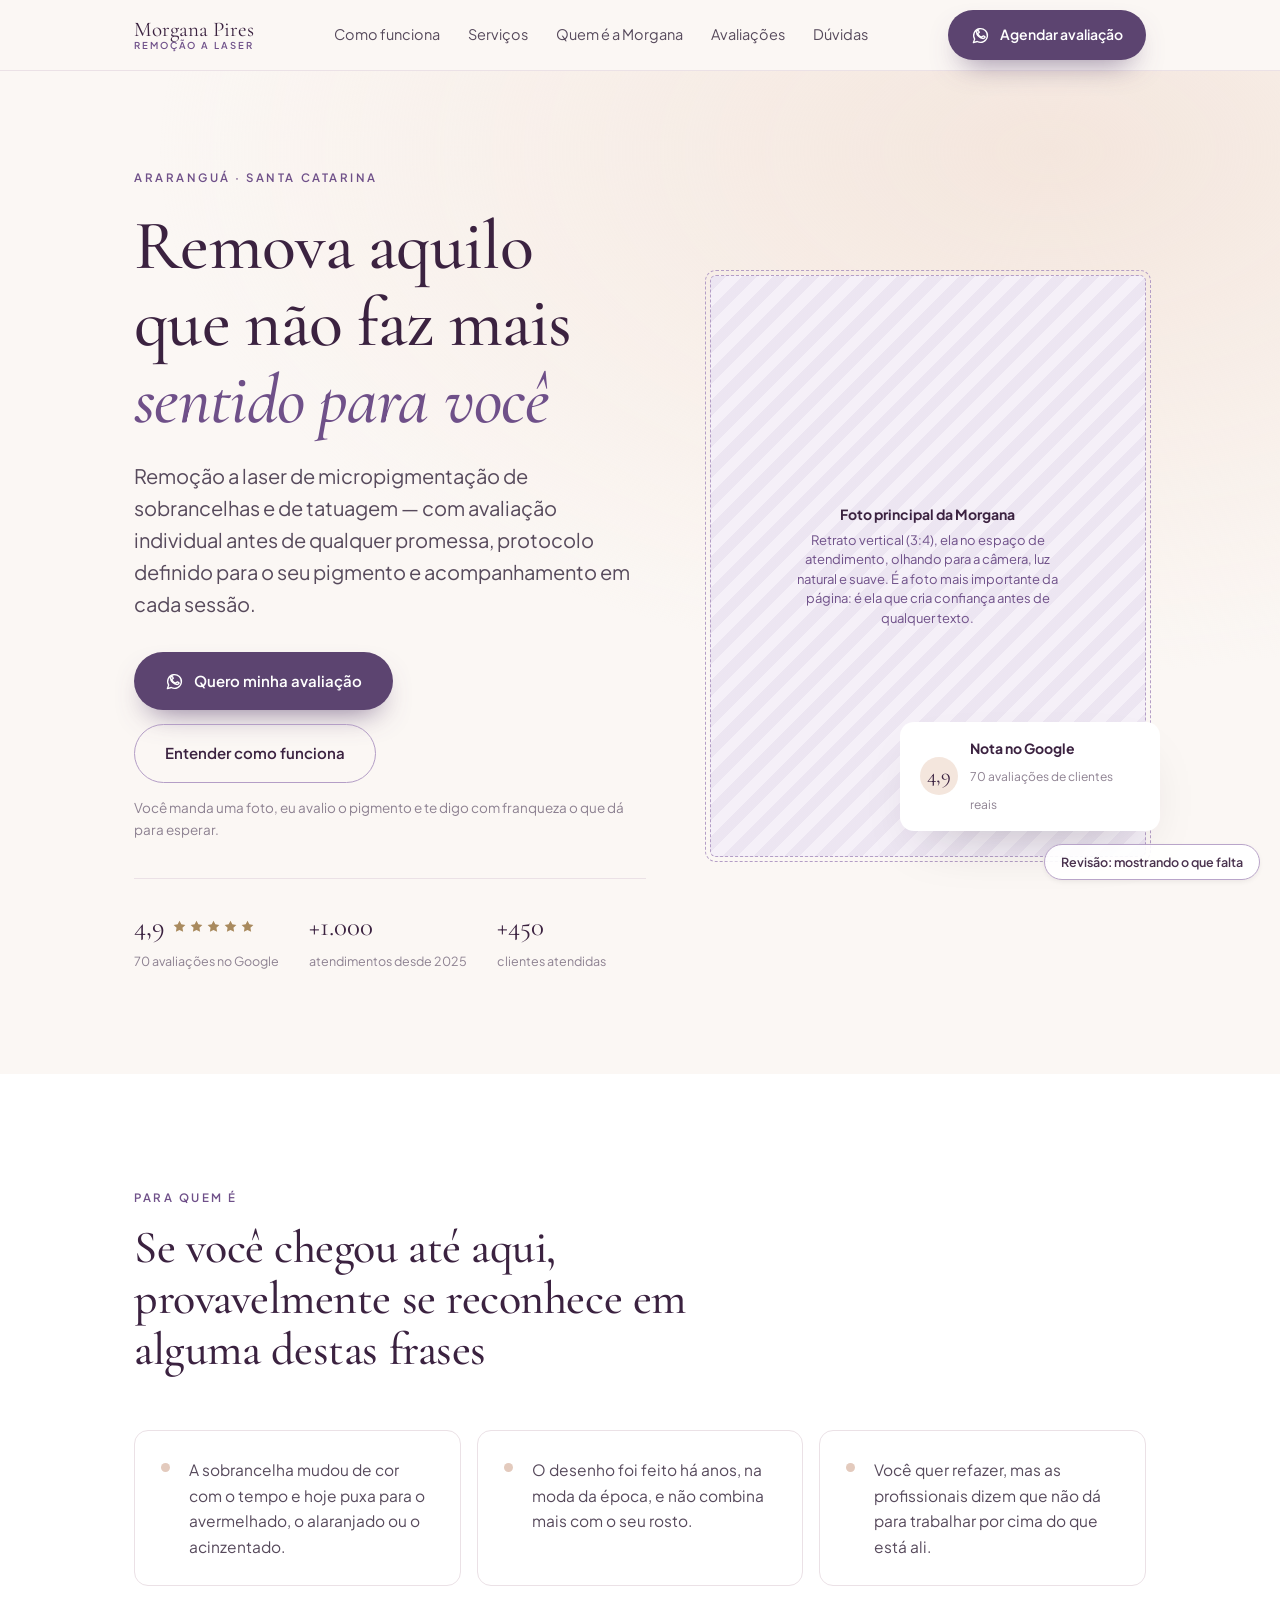
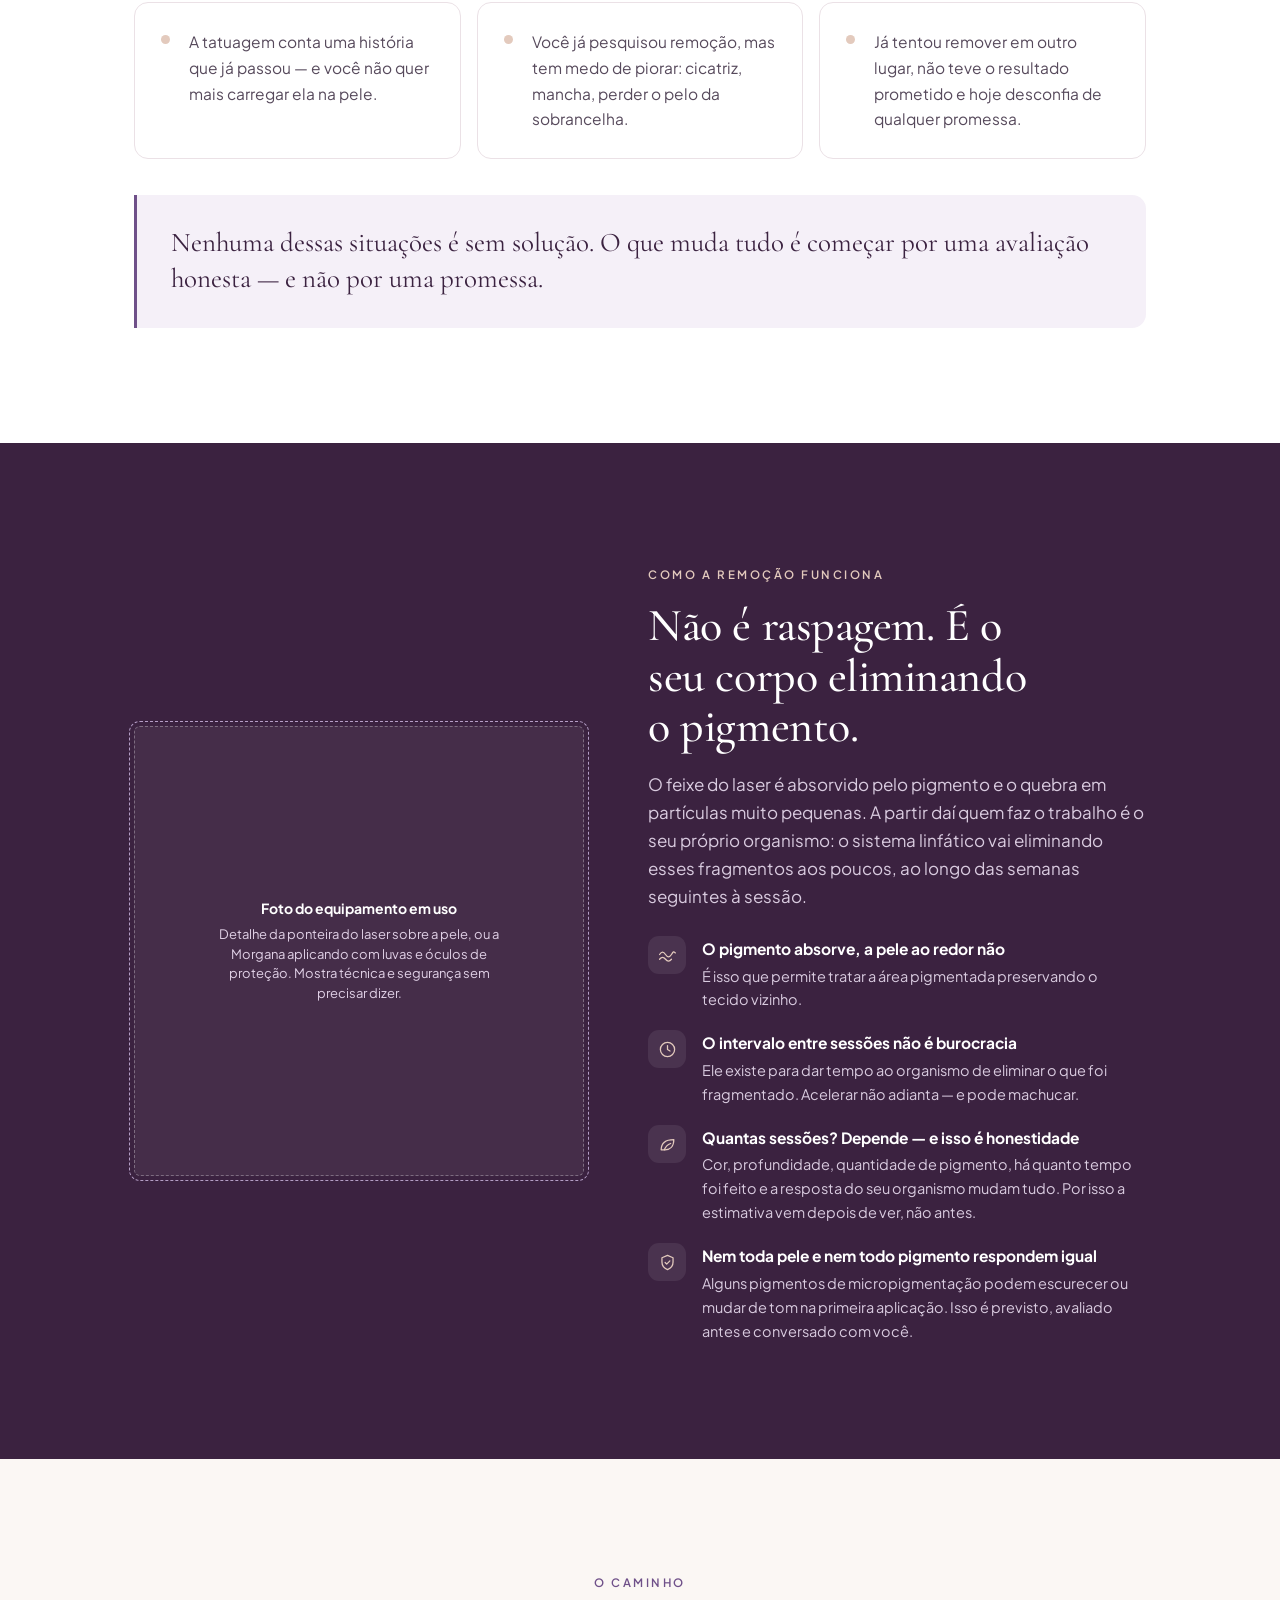
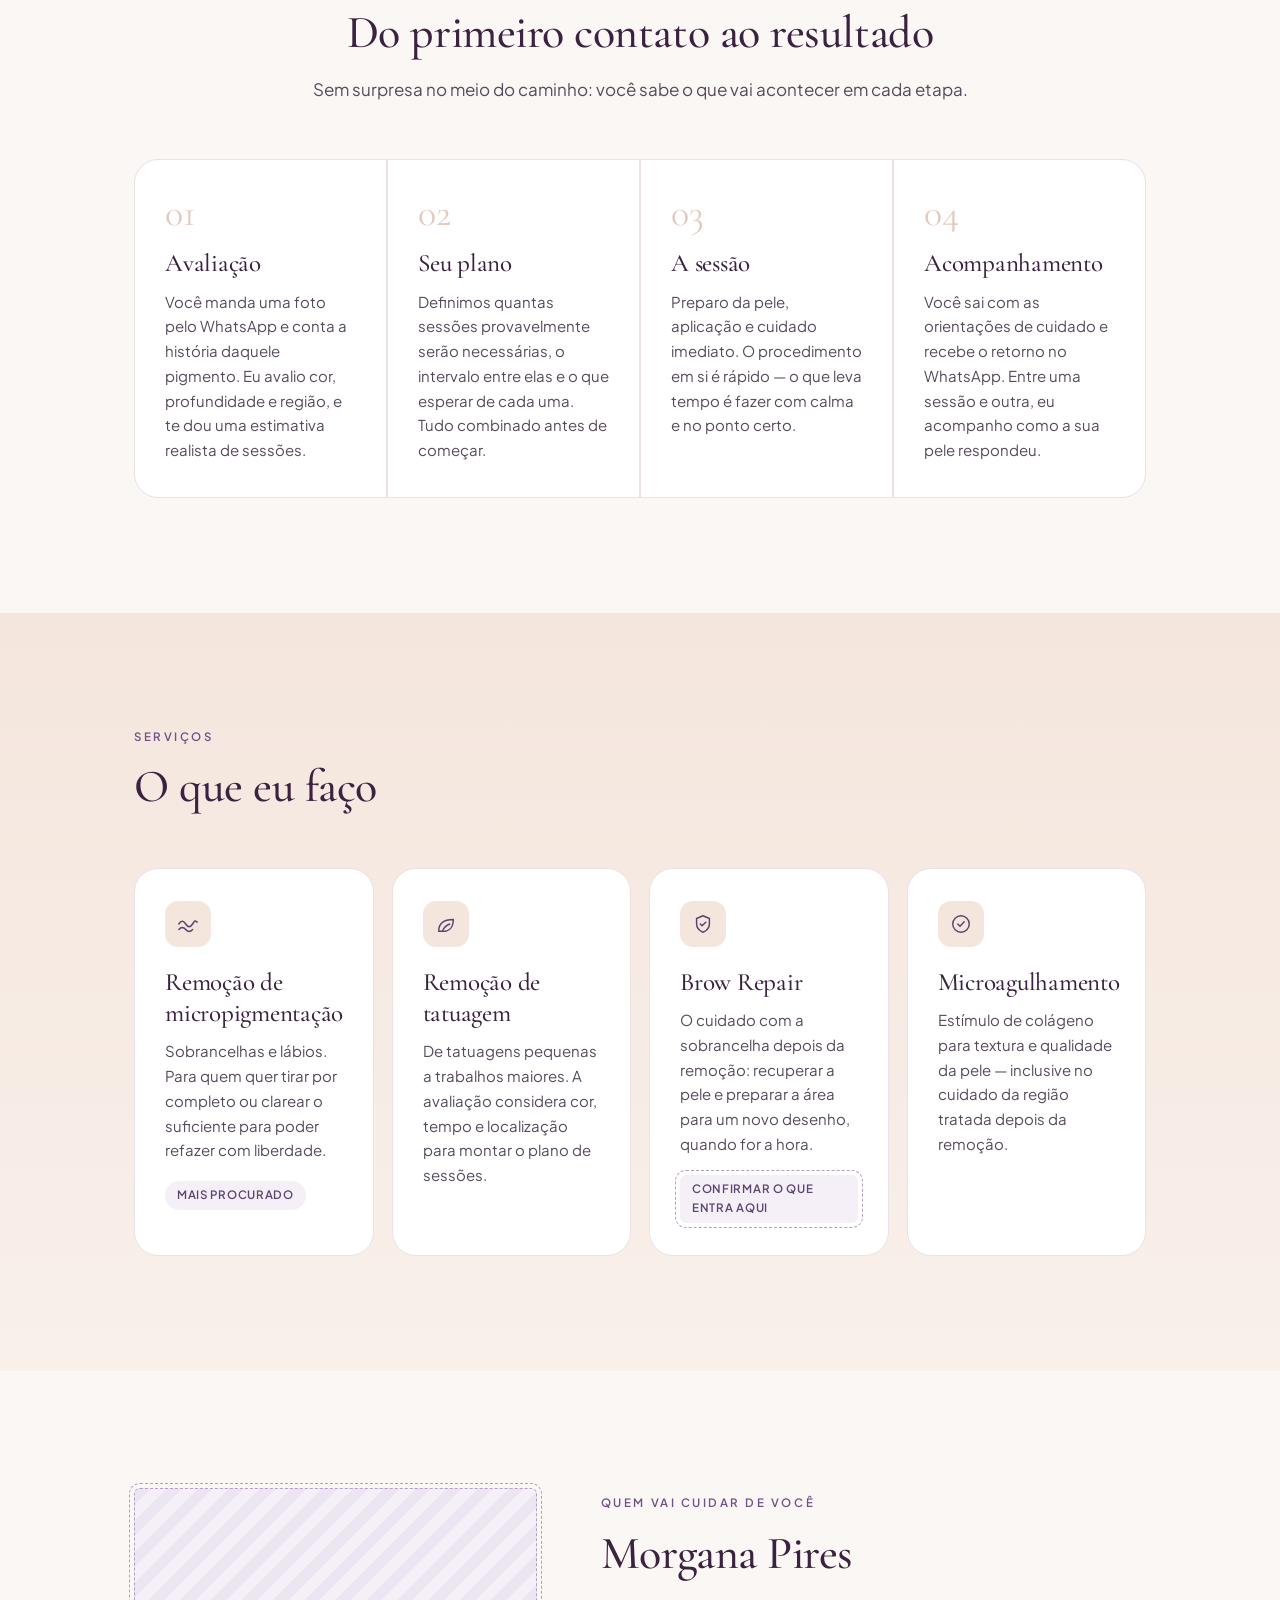
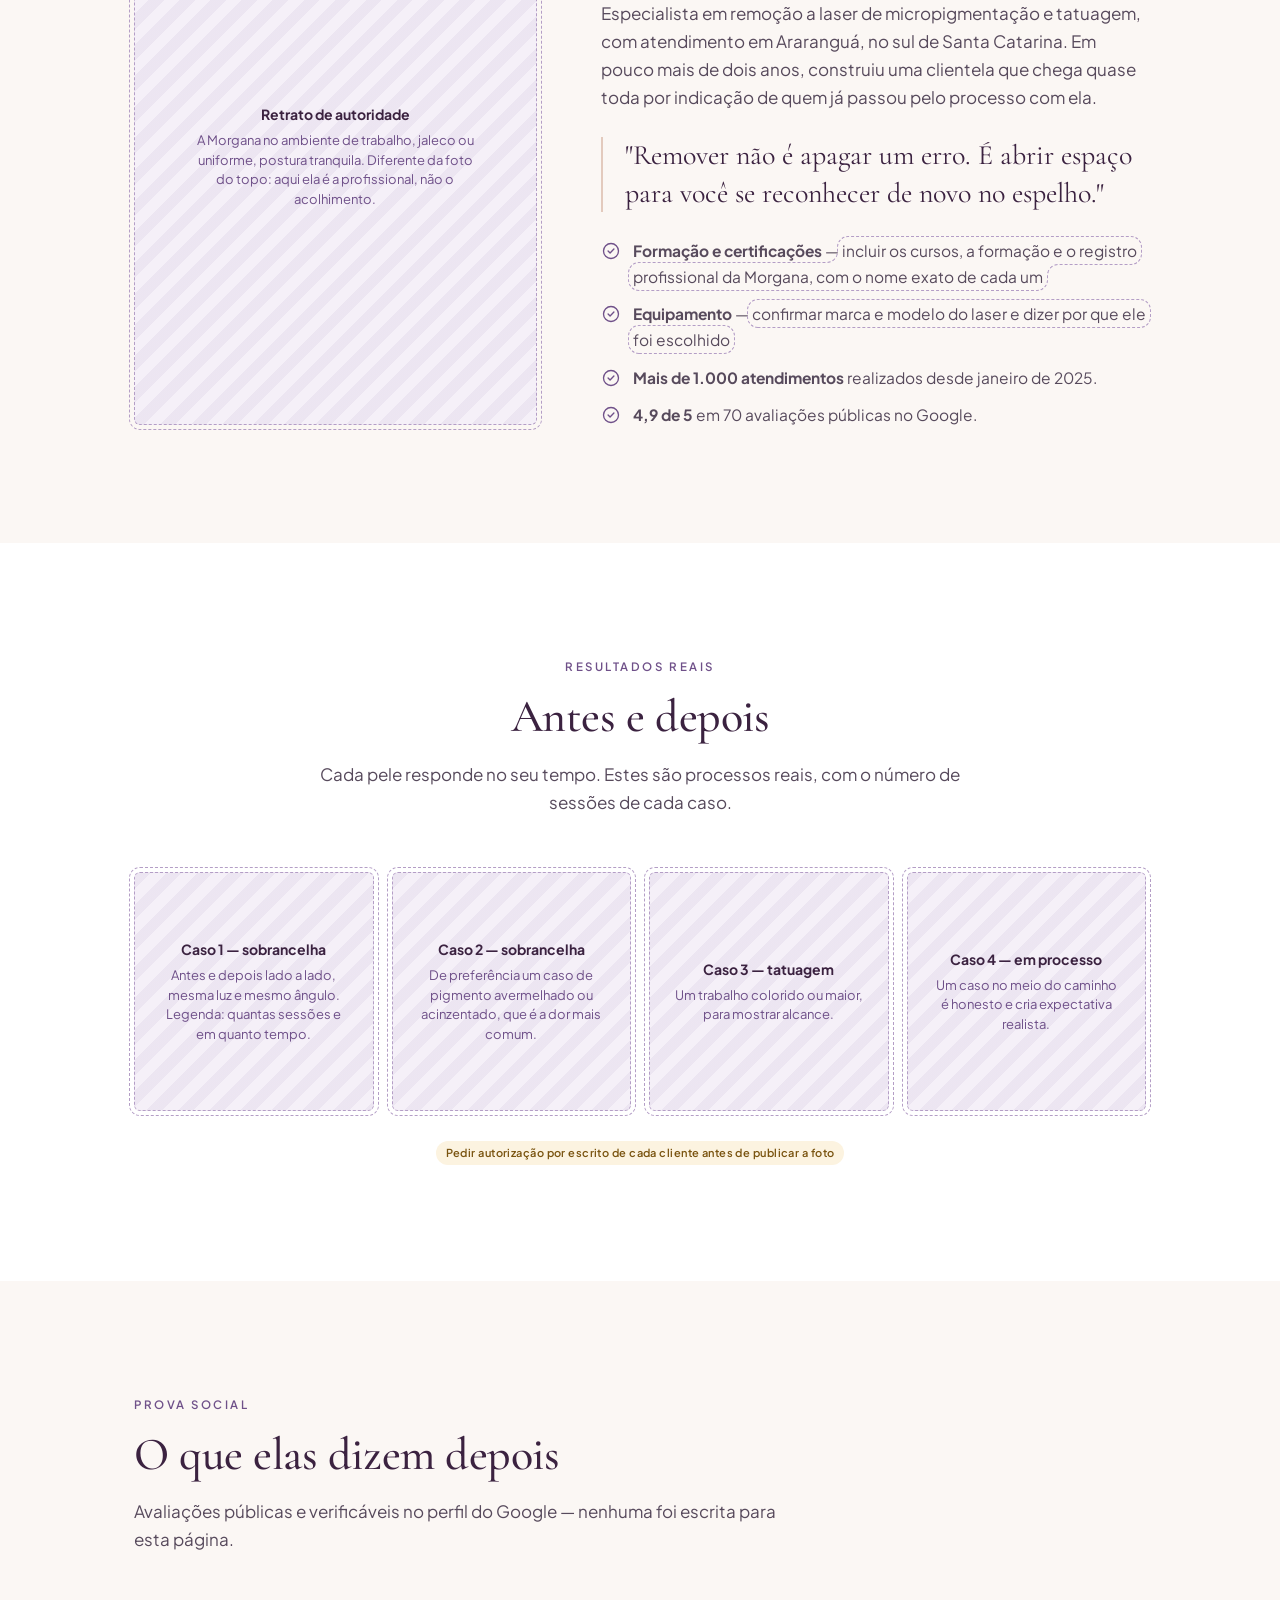
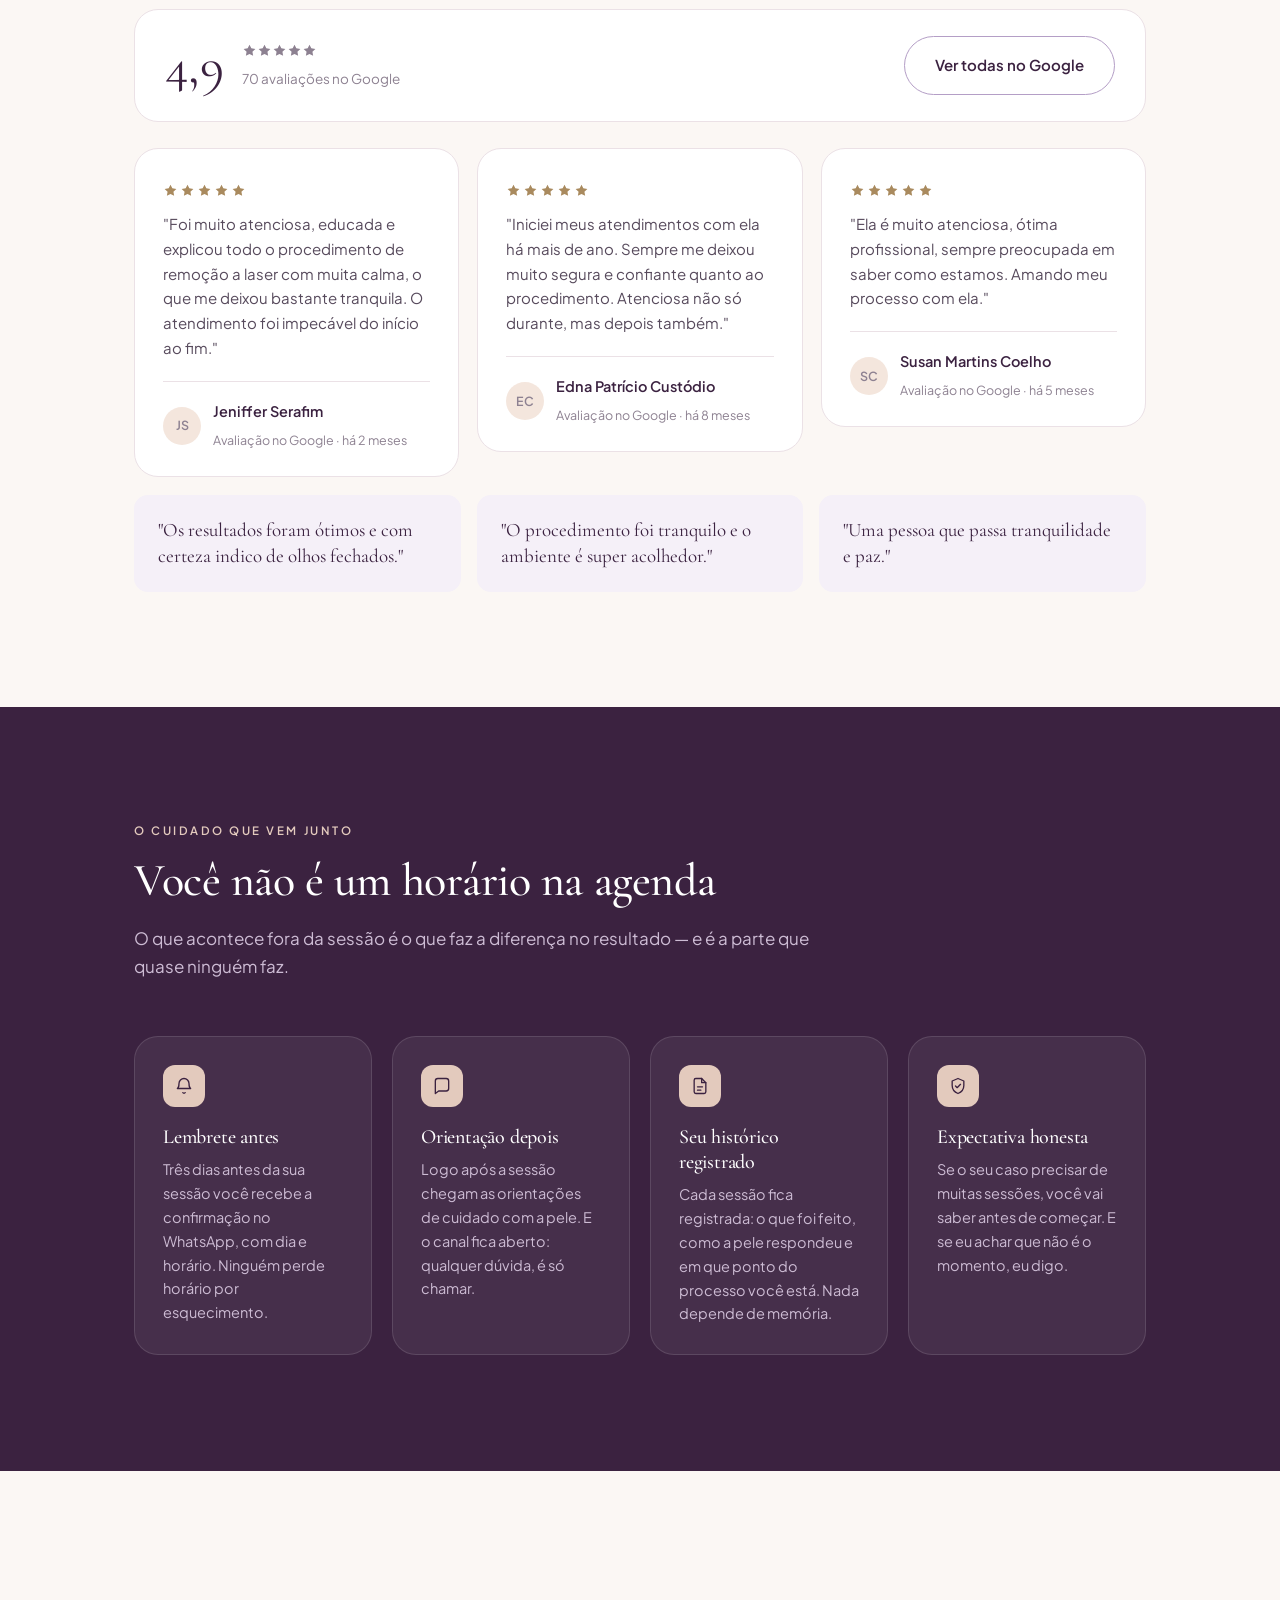
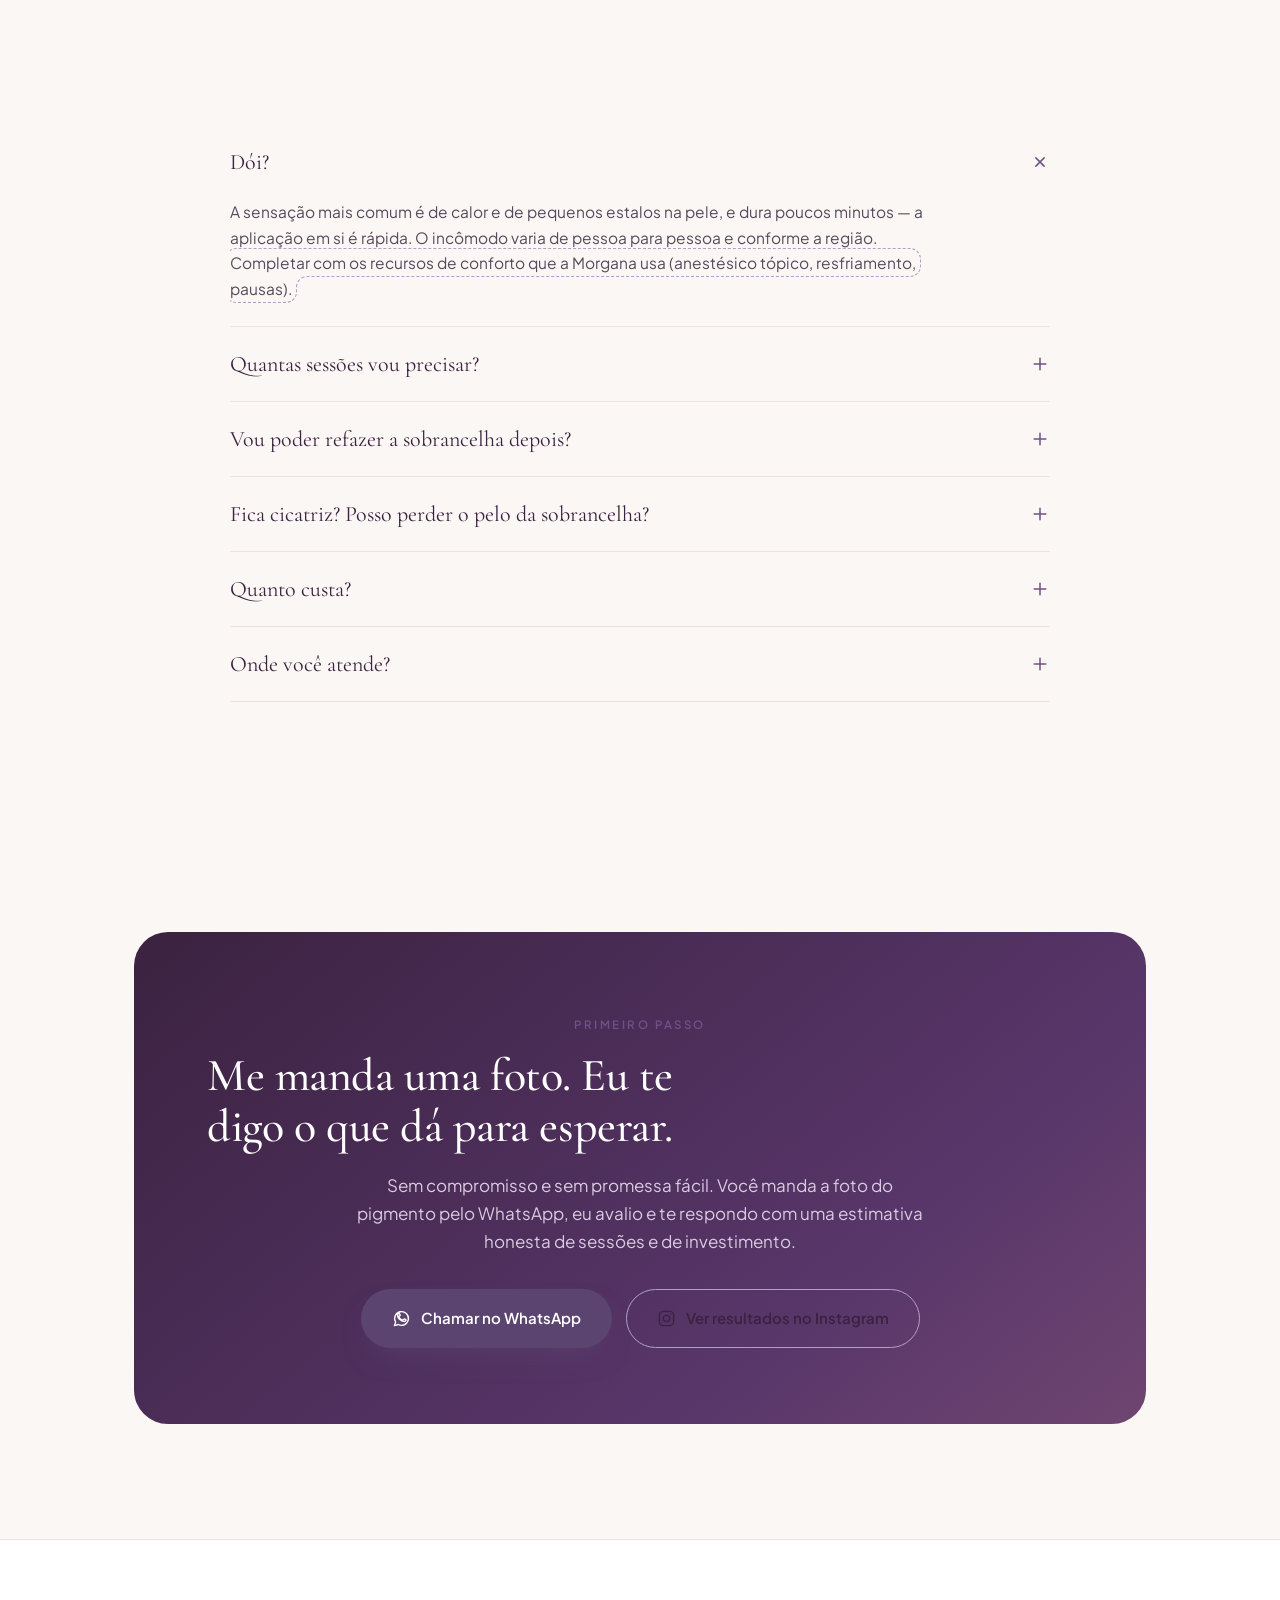
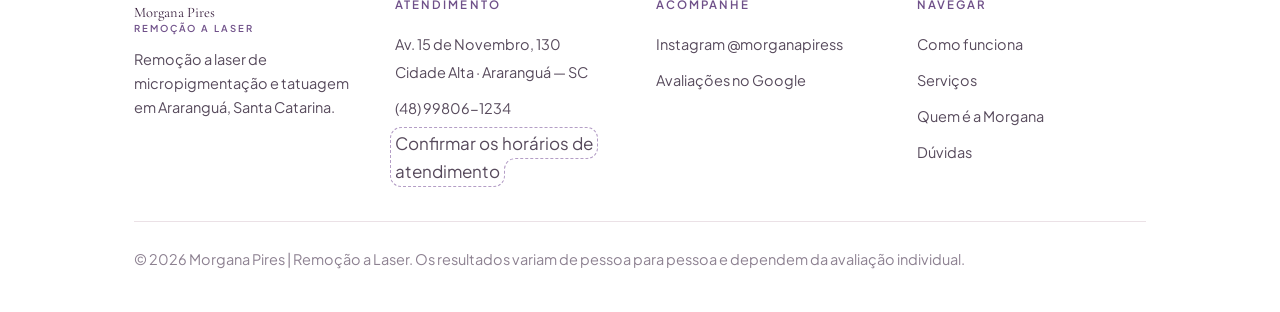
<file: vendas/index.html>
<!DOCTYPE html>
<html lang="pt-BR">
<head>
<meta charset="UTF-8"/>
<meta name="viewport" content="width=device-width, initial-scale=1"/>
<!-- RASCUNHO: fora do Google até a Morgana aprovar. Remover esta linha ao publicar de verdade. -->
<meta name="robots" content="noindex, nofollow"/>
<title>Morgana Pires | Remoção a Laser de Micropigmentação e Tatuagem — Araranguá, SC</title>
<meta name="description" content="Remoção a laser de micropigmentação de sobrancelhas e de tatuagem em Araranguá (SC). Avaliação individual, protocolo seguro e acompanhamento em cada sessão. 4,9 no Google."/>
<meta property="og:title" content="Morgana Pires | Remoção a Laser"/>
<meta property="og:description" content="Remova aquilo que não faz mais sentido para você. Remoção a laser de micropigmentação e tatuagem em Araranguá, SC."/>
<meta property="og:type" content="website"/>
<meta name="theme-color" content="#fbf7f4"/>
<link rel="preconnect" href="https://fonts.googleapis.com"/>
<link rel="preconnect" href="https://fonts.gstatic.com" crossorigin/>
<link href="https://fonts.googleapis.com/css2?family=Cormorant+Garamond:ital,wght@0,400;0,500;0,600;1,400&family=Plus+Jakarta+Sans:wght@400;500;600;700&display=swap" rel="stylesheet"/>
<link rel="stylesheet" href="style.css"/>
</head>
<body>

<!-- Sprite de ícones -->
<svg width="0" height="0" style="position:absolute" aria-hidden="true">
  <defs>
    <g id="i-wpp"><path d="M3 21l1.65-4.5A8.7 8.7 0 1 1 7.9 19.6L3 21Z"/><path d="M8.6 9.2c.2 1 .8 2.1 1.7 3s2 1.5 3 1.7c.4.1.8-.1 1-.4l.6-.8c.2-.3.6-.4.9-.2l1.6.9c.4.2.5.7.3 1-.5.8-1.4 1.4-2.4 1.4-2 0-4.2-1.2-5.8-2.8S7 9.9 7 7.9c0-1 .6-1.9 1.4-2.4.3-.2.8-.1 1 .3l.9 1.6c.2.3.1.7-.2.9l-.8.6c-.3.2-.5.6-.4 1Z"/></g>
    <g id="i-star"><path d="M12 2.6l2.9 5.9 6.5.9-4.7 4.6 1.1 6.5L12 17.4l-5.8 3.1 1.1-6.5L2.6 9.4l6.5-.9L12 2.6Z" fill="currentColor" stroke="none"/></g>
    <g id="i-check"><circle cx="12" cy="12" r="9"/><path d="m8.5 12 2.4 2.4 4.6-4.8"/></g>
    <g id="i-plus"><path d="M12 5v14M5 12h14"/></g>
    <g id="i-wave"><path d="M2 12c2.5-4 5-4 7.5 0s5 4 7.5 0 2.5-4 5-2"/><path d="M2 18c2.5-3 5-3 7.5 0s5 3 7.5 0"/></g>
    <g id="i-shield"><path d="M12 3l7 3v5.5c0 4.4-3 8-7 9.5-4-1.5-7-5.1-7-9.5V6l7-3Z"/><path d="m9 12 2 2 4-4"/></g>
    <g id="i-clock"><circle cx="12" cy="12" r="9"/><path d="M12 7v5l3.2 1.9"/></g>
    <g id="i-leaf"><path d="M4 20c0-8 5-13 16-13 0 9-5 13-11 13H4Z"/><path d="M8 20c1.5-4 4-6.5 8-8"/></g>
    <g id="i-bell"><path d="M18 9a6 6 0 1 0-12 0c0 5-2 6-2 6h16s-2-1-2-6Z"/><path d="M10.5 20a2 2 0 0 0 3 0"/></g>
    <g id="i-chat"><path d="M20 15a3 3 0 0 1-3 3H8l-4 3V6a3 3 0 0 1 3-3h10a3 3 0 0 1 3 3v9Z"/></g>
    <g id="i-file"><path d="M14 3H7a2 2 0 0 0-2 2v14a2 2 0 0 0 2 2h10a2 2 0 0 0 2-2V8l-5-5Z"/><path d="M14 3v5h5M9 13h6M9 17h4"/></g>
    <g id="i-pin"><path d="M12 21s7-5.6 7-11a7 7 0 1 0-14 0c0 5.4 7 11 7 11Z"/><circle cx="12" cy="10" r="2.6"/></g>
    <g id="i-insta"><rect x="3" y="3" width="18" height="18" rx="5"/><circle cx="12" cy="12" r="4"/><path d="M17.5 6.5h.01"/></g>
  </defs>
</svg>

<button class="rev-toggle" id="revToggle" type="button">Revisão: mostrando o que falta</button>

<!-- ═══ CABEÇALHO ═══ -->
<header class="nav">
  <div class="wrap nav-in">
    <a class="brand" href="#topo">Morgana Pires<span>Remoção a Laser</span></a>
    <nav class="nav-links">
      <a href="#como">Como funciona</a>
      <a href="#servicos">Serviços</a>
      <a href="#sobre">Quem é a Morgana</a>
      <a href="#avaliacoes">Avaliações</a>
      <a href="#duvidas">Dúvidas</a>
    </nav>
    <a class="btn btn-primary" href="#agendar"><svg viewBox="0 0 24 24" fill="none" stroke="currentColor" stroke-width="1.7" stroke-linecap="round" stroke-linejoin="round"><use href="#i-wpp"/></svg>Agendar avaliação</a>
  </div>
</header>

<!-- ═══ HERO ═══ -->
<section class="hero" id="topo">
  <div class="wrap hero-grid">
    <div>
      <span class="eyebrow">Araranguá · Santa Catarina</span>
      <h1>Remova aquilo que não faz mais <em>sentido para você</em></h1>
      <p class="lead">Remoção a laser de micropigmentação de sobrancelhas e de tatuagem — com avaliação individual antes de qualquer promessa, protocolo definido para o seu pigmento e acompanhamento em cada sessão.</p>

      <div class="btn-row hero-cta">
        <a class="btn btn-primary" href="#agendar"><svg viewBox="0 0 24 24" fill="none" stroke="currentColor" stroke-width="1.7" stroke-linecap="round" stroke-linejoin="round"><use href="#i-wpp"/></svg>Quero minha avaliação</a>
        <a class="btn btn-ghost" href="#como">Entender como funciona</a>
      </div>
      <p class="btn-note">Você manda uma foto, eu avalio o pigmento e te digo com franqueza o que dá para esperar.</p>

      <div class="hero-proof">
        <div class="proof-item">
          <span class="proof-val">4,9
            <span class="stars">
              <svg viewBox="0 0 24 24"><use href="#i-star"/></svg><svg viewBox="0 0 24 24"><use href="#i-star"/></svg><svg viewBox="0 0 24 24"><use href="#i-star"/></svg><svg viewBox="0 0 24 24"><use href="#i-star"/></svg><svg viewBox="0 0 24 24"><use href="#i-star"/></svg>
            </span>
          </span>
          <span class="proof-lbl">70 avaliações no Google</span>
        </div>
        <div class="proof-item">
          <span class="proof-val">+1.000</span>
          <span class="proof-lbl">atendimentos desde 2025</span>
        </div>
        <div class="proof-item">
          <span class="proof-val">+450</span>
          <span class="proof-lbl">clientes atendidas</span>
        </div>
      </div>
    </div>

    <div class="hero-media">
      <div class="frame frame-3x4 falta">
        <p class="frame-txt"><b>Foto principal da Morgana</b>Retrato vertical (3:4), ela no espaço de atendimento, olhando para a câmera, luz natural e suave. É a foto mais importante da página: é ela que cria confiança antes de qualquer texto.</p>
      </div>
      <div class="hero-badge">
        <span class="g">4,9</span>
        <div>
          <b>Nota no Google</b>
          <span>70 avaliações de clientes reais</span>
        </div>
      </div>
    </div>
  </div>
</section>

<!-- ═══ DOR ═══ -->
<section class="tint" id="para-quem">
  <div class="wrap">
    <div class="sec-head reveal">
      <span class="eyebrow">Para quem é</span>
      <h2>Se você chegou até aqui, provavelmente se reconhece em alguma destas frases</h2>
    </div>

    <div class="pain-grid reveal">
      <div class="pain">A sobrancelha mudou de cor com o tempo e hoje puxa para o avermelhado, o alaranjado ou o acinzentado.</div>
      <div class="pain">O desenho foi feito há anos, na moda da época, e não combina mais com o seu rosto.</div>
      <div class="pain">Você quer refazer, mas as profissionais dizem que não dá para trabalhar por cima do que está ali.</div>
      <div class="pain">A tatuagem conta uma história que já passou — e você não quer mais carregar ela na pele.</div>
      <div class="pain">Você já pesquisou remoção, mas tem medo de piorar: cicatriz, mancha, perder o pelo da sobrancelha.</div>
      <div class="pain">Já tentou remover em outro lugar, não teve o resultado prometido e hoje desconfia de qualquer promessa.</div>
    </div>

    <p class="pain-after reveal">Nenhuma dessas situações é sem solução. O que muda tudo é começar por uma avaliação honesta — e não por uma promessa.</p>
  </div>
</section>

<!-- ═══ COMO FUNCIONA (autoridade técnica) ═══ -->
<section class="dark" id="como">
  <div class="wrap science-grid">
    <div class="reveal">
      <div class="frame frame-1x1 falta" style="background:rgba(255,255,255,.05);border-color:rgba(255,255,255,.3);color:#e0d0e6">
        <p class="frame-txt" style="color:#e0d0e6"><b style="color:#fff">Foto do equipamento em uso</b>Detalhe da ponteira do laser sobre a pele, ou a Morgana aplicando com luvas e óculos de proteção. Mostra técnica e segurança sem precisar dizer.</p>
      </div>
    </div>

    <div class="reveal">
      <span class="eyebrow">Como a remoção funciona</span>
      <h2 style="margin:14px 0 18px">Não é raspagem. É o seu corpo eliminando o pigmento.</h2>
      <p>O feixe do laser é absorvido pelo pigmento e o quebra em partículas muito pequenas. A partir daí quem faz o trabalho é o seu próprio organismo: o sistema linfático vai eliminando esses fragmentos aos poucos, ao longo das semanas seguintes à sessão.</p>

      <div class="fact-list">
        <div class="fact">
          <span class="fact-ic"><svg viewBox="0 0 24 24" fill="none" stroke="currentColor" stroke-width="1.6" stroke-linecap="round" stroke-linejoin="round"><use href="#i-wave"/></svg></span>
          <div><b>O pigmento absorve, a pele ao redor não</b><p>É isso que permite tratar a área pigmentada preservando o tecido vizinho.</p></div>
        </div>
        <div class="fact">
          <span class="fact-ic"><svg viewBox="0 0 24 24" fill="none" stroke="currentColor" stroke-width="1.6" stroke-linecap="round" stroke-linejoin="round"><use href="#i-clock"/></svg></span>
          <div><b>O intervalo entre sessões não é burocracia</b><p>Ele existe para dar tempo ao organismo de eliminar o que foi fragmentado. Acelerar não adianta — e pode machucar.</p></div>
        </div>
        <div class="fact">
          <span class="fact-ic"><svg viewBox="0 0 24 24" fill="none" stroke="currentColor" stroke-width="1.6" stroke-linecap="round" stroke-linejoin="round"><use href="#i-leaf"/></svg></span>
          <div><b>Quantas sessões? Depende — e isso é honestidade</b><p>Cor, profundidade, quantidade de pigmento, há quanto tempo foi feito e a resposta do seu organismo mudam tudo. Por isso a estimativa vem depois de ver, não antes.</p></div>
        </div>
        <div class="fact">
          <span class="fact-ic"><svg viewBox="0 0 24 24" fill="none" stroke="currentColor" stroke-width="1.6" stroke-linecap="round" stroke-linejoin="round"><use href="#i-shield"/></svg></span>
          <div><b>Nem toda pele e nem todo pigmento respondem igual</b><p>Alguns pigmentos de micropigmentação podem escurecer ou mudar de tom na primeira aplicação. Isso é previsto, avaliado antes e conversado com você.</p></div>
        </div>
      </div>
    </div>
  </div>
</section>

<!-- ═══ PASSO A PASSO ═══ -->
<section>
  <div class="wrap">
    <div class="sec-head center reveal">
      <span class="eyebrow">O caminho</span>
      <h2>Do primeiro contato ao resultado</h2>
      <p>Sem surpresa no meio do caminho: você sabe o que vai acontecer em cada etapa.</p>
    </div>

    <div class="steps reveal">
      <div class="step">
        <span class="step-n">01</span>
        <h3>Avaliação</h3>
        <p>Você manda uma foto pelo WhatsApp e conta a história daquele pigmento. Eu avalio cor, profundidade e região, e te dou uma estimativa realista de sessões.</p>
      </div>
      <div class="step">
        <span class="step-n">02</span>
        <h3>Seu plano</h3>
        <p>Definimos quantas sessões provavelmente serão necessárias, o intervalo entre elas e o que esperar de cada uma. Tudo combinado antes de começar.</p>
      </div>
      <div class="step">
        <span class="step-n">03</span>
        <h3>A sessão</h3>
        <p>Preparo da pele, aplicação e cuidado imediato. O procedimento em si é rápido — o que leva tempo é fazer com calma e no ponto certo.</p>
      </div>
      <div class="step">
        <span class="step-n">04</span>
        <h3>Acompanhamento</h3>
        <p>Você sai com as orientações de cuidado e recebe o retorno no WhatsApp. Entre uma sessão e outra, eu acompanho como a sua pele respondeu.</p>
      </div>
    </div>
  </div>
</section>

<!-- ═══ SERVIÇOS ═══ -->
<section class="tint-nude" id="servicos">
  <div class="wrap">
    <div class="sec-head reveal">
      <span class="eyebrow">Serviços</span>
      <h2>O que eu faço</h2>
    </div>

    <div class="svc-grid reveal">
      <article class="svc">
        <span class="svc-ic"><svg viewBox="0 0 24 24" fill="none" stroke="currentColor" stroke-width="1.6" stroke-linecap="round" stroke-linejoin="round"><use href="#i-wave"/></svg></span>
        <h3>Remoção de micropigmentação</h3>
        <p>Sobrancelhas e lábios. Para quem quer tirar por completo ou clarear o suficiente para poder refazer com liberdade.</p>
        <span class="svc-tag">Mais procurado</span>
      </article>
      <article class="svc">
        <span class="svc-ic"><svg viewBox="0 0 24 24" fill="none" stroke="currentColor" stroke-width="1.6" stroke-linecap="round" stroke-linejoin="round"><use href="#i-leaf"/></svg></span>
        <h3>Remoção de tatuagem</h3>
        <p>De tatuagens pequenas a trabalhos maiores. A avaliação considera cor, tempo e localização para montar o plano de sessões.</p>
      </article>
      <article class="svc">
        <span class="svc-ic"><svg viewBox="0 0 24 24" fill="none" stroke="currentColor" stroke-width="1.6" stroke-linecap="round" stroke-linejoin="round"><use href="#i-shield"/></svg></span>
        <h3>Brow Repair</h3>
        <p>O cuidado com a sobrancelha depois da remoção: recuperar a pele e preparar a área para um novo desenho, quando for a hora.</p>
        <span class="svc-tag falta so-revisao">Confirmar o que entra aqui</span>
      </article>
      <article class="svc">
        <span class="svc-ic"><svg viewBox="0 0 24 24" fill="none" stroke="currentColor" stroke-width="1.6" stroke-linecap="round" stroke-linejoin="round"><use href="#i-check"/></svg></span>
        <h3>Microagulhamento</h3>
        <p>Estímulo de colágeno para textura e qualidade da pele — inclusive no cuidado da região tratada depois da remoção.</p>
      </article>
    </div>
  </div>
</section>

<!-- ═══ QUEM É ═══ -->
<section id="sobre">
  <div class="wrap about-grid">
    <div class="reveal">
      <div class="frame frame-3x4 falta">
        <p class="frame-txt"><b>Retrato de autoridade</b>A Morgana no ambiente de trabalho, jaleco ou uniforme, postura tranquila. Diferente da foto do topo: aqui ela é a profissional, não o acolhimento.</p>
      </div>
    </div>

    <div class="reveal">
      <span class="eyebrow">Quem vai cuidar de você</span>
      <h2 style="margin:14px 0 20px">Morgana Pires</h2>
      <p>Especialista em remoção a laser de micropigmentação e tatuagem, com atendimento em Araranguá, no sul de Santa Catarina. Em pouco mais de dois anos, construiu uma clientela que chega quase toda por indicação de quem já passou pelo processo com ela.</p>

      <p class="about-quote">"Remover não é apagar um erro. É abrir espaço para você se reconhecer de novo no espelho."</p>

      <div class="cred-list">
        <div class="cred"><svg viewBox="0 0 24 24" fill="none" stroke="currentColor" stroke-width="1.6" stroke-linecap="round" stroke-linejoin="round"><use href="#i-check"/></svg><span><b>Formação e certificações</b> — <span class="falta so-revisao">incluir os cursos, a formação e o registro profissional da Morgana, com o nome exato de cada um</span></span></div>
        <div class="cred"><svg viewBox="0 0 24 24" fill="none" stroke="currentColor" stroke-width="1.6" stroke-linecap="round" stroke-linejoin="round"><use href="#i-check"/></svg><span><b>Equipamento</b> — <span class="falta so-revisao">confirmar marca e modelo do laser e dizer por que ele foi escolhido</span></span></div>
        <div class="cred"><svg viewBox="0 0 24 24" fill="none" stroke="currentColor" stroke-width="1.6" stroke-linecap="round" stroke-linejoin="round"><use href="#i-check"/></svg><span><b>Mais de 1.000 atendimentos</b> realizados desde janeiro de 2025.</span></div>
        <div class="cred"><svg viewBox="0 0 24 24" fill="none" stroke="currentColor" stroke-width="1.6" stroke-linecap="round" stroke-linejoin="round"><use href="#i-check"/></svg><span><b>4,9 de 5</b> em 70 avaliações públicas no Google.</span></div>
      </div>
    </div>
  </div>
</section>

<!-- ═══ ANTES E DEPOIS ═══ -->
<section class="tint">
  <div class="wrap">
    <div class="sec-head center reveal">
      <span class="eyebrow">Resultados reais</span>
      <h2>Antes e depois</h2>
      <p>Cada pele responde no seu tempo. Estes são processos reais, com o número de sessões de cada caso.</p>
    </div>

    <div class="ba-grid reveal">
      <div class="frame frame-1x1 falta"><p class="frame-txt"><b>Caso 1 — sobrancelha</b>Antes e depois lado a lado, mesma luz e mesmo ângulo. Legenda: quantas sessões e em quanto tempo.</p></div>
      <div class="frame frame-1x1 falta"><p class="frame-txt"><b>Caso 2 — sobrancelha</b>De preferência um caso de pigmento avermelhado ou acinzentado, que é a dor mais comum.</p></div>
      <div class="frame frame-1x1 falta"><p class="frame-txt"><b>Caso 3 — tatuagem</b>Um trabalho colorido ou maior, para mostrar alcance.</p></div>
      <div class="frame frame-1x1 falta"><p class="frame-txt"><b>Caso 4 — em processo</b>Um caso no meio do caminho é honesto e cria expectativa realista.</p></div>
    </div>
    <p class="center" style="margin-top:22px"><span class="nota so-revisao">Pedir autorização por escrito de cada cliente antes de publicar a foto</span></p>
  </div>
</section>

<!-- ═══ AVALIAÇÕES ═══ -->
<section id="avaliacoes">
  <div class="wrap">
    <div class="sec-head reveal">
      <span class="eyebrow">Prova social</span>
      <h2>O que elas dizem depois</h2>
      <p>Avaliações públicas e verificáveis no perfil do Google — nenhuma foi escrita para esta página.</p>
    </div>

    <div class="rev-top reveal">
      <div class="rev-score">
        <span class="rev-num">4,9</span>
        <div class="rev-meta">
          <span class="stars">
            <svg viewBox="0 0 24 24"><use href="#i-star"/></svg><svg viewBox="0 0 24 24"><use href="#i-star"/></svg><svg viewBox="0 0 24 24"><use href="#i-star"/></svg><svg viewBox="0 0 24 24"><use href="#i-star"/></svg><svg viewBox="0 0 24 24"><use href="#i-star"/></svg>
          </span>
          <span>70 avaliações no Google</span>
        </div>
      </div>
      <a class="btn btn-ghost" href="https://www.google.com/maps/place/Morgana+Pires+%7C+Remo%C3%A7%C3%A3o+a+Laser/@-28.9462533,-49.4924302,17z" target="_blank" rel="noopener">Ver todas no Google</a>
    </div>

    <div class="rev-grid reveal">
      <article class="rev">
        <span class="stars"><svg viewBox="0 0 24 24"><use href="#i-star"/></svg><svg viewBox="0 0 24 24"><use href="#i-star"/></svg><svg viewBox="0 0 24 24"><use href="#i-star"/></svg><svg viewBox="0 0 24 24"><use href="#i-star"/></svg><svg viewBox="0 0 24 24"><use href="#i-star"/></svg></span>
        <p>"Foi muito atenciosa, educada e explicou todo o procedimento de remoção a laser com muita calma, o que me deixou bastante tranquila. O atendimento foi impecável do início ao fim."</p>
        <div class="rev-who"><span class="rev-av">JS</span><div><b>Jeniffer Serafim</b><span>Avaliação no Google · há 2 meses</span></div></div>
      </article>

      <article class="rev">
        <span class="stars"><svg viewBox="0 0 24 24"><use href="#i-star"/></svg><svg viewBox="0 0 24 24"><use href="#i-star"/></svg><svg viewBox="0 0 24 24"><use href="#i-star"/></svg><svg viewBox="0 0 24 24"><use href="#i-star"/></svg><svg viewBox="0 0 24 24"><use href="#i-star"/></svg></span>
        <p>"Iniciei meus atendimentos com ela há mais de ano. Sempre me deixou muito segura e confiante quanto ao procedimento. Atenciosa não só durante, mas depois também."</p>
        <div class="rev-who"><span class="rev-av">EC</span><div><b>Edna Patrício Custódio</b><span>Avaliação no Google · há 8 meses</span></div></div>
      </article>

      <article class="rev">
        <span class="stars"><svg viewBox="0 0 24 24"><use href="#i-star"/></svg><svg viewBox="0 0 24 24"><use href="#i-star"/></svg><svg viewBox="0 0 24 24"><use href="#i-star"/></svg><svg viewBox="0 0 24 24"><use href="#i-star"/></svg><svg viewBox="0 0 24 24"><use href="#i-star"/></svg></span>
        <p>"Ela é muito atenciosa, ótima profissional, sempre preocupada em saber como estamos. Amando meu processo com ela."</p>
        <div class="rev-who"><span class="rev-av">SC</span><div><b>Susan Martins Coelho</b><span>Avaliação no Google · há 5 meses</span></div></div>
      </article>
    </div>

    <div class="rev-strip reveal">
      <p class="rev-mini">"Os resultados foram ótimos e com certeza indico de olhos fechados."</p>
      <p class="rev-mini">"O procedimento foi tranquilo e o ambiente é super acolhedor."</p>
      <p class="rev-mini">"Uma pessoa que passa tranquilidade e paz."</p>
    </div>
  </div>
</section>

<!-- ═══ DIFERENCIAIS ═══ -->
<section class="dark">
  <div class="wrap">
    <div class="sec-head reveal">
      <span class="eyebrow">O cuidado que vem junto</span>
      <h2>Você não é um horário na agenda</h2>
      <p style="color:#cdbcd4">O que acontece fora da sessão é o que faz a diferença no resultado — e é a parte que quase ninguém faz.</p>
    </div>

    <div class="care-grid reveal">
      <div class="care">
        <span class="care-ic"><svg viewBox="0 0 24 24" fill="none" stroke="currentColor" stroke-width="1.6" stroke-linecap="round" stroke-linejoin="round"><use href="#i-bell"/></svg></span>
        <h3>Lembrete antes</h3>
        <p>Três dias antes da sua sessão você recebe a confirmação no WhatsApp, com dia e horário. Ninguém perde horário por esquecimento.</p>
      </div>
      <div class="care">
        <span class="care-ic"><svg viewBox="0 0 24 24" fill="none" stroke="currentColor" stroke-width="1.6" stroke-linecap="round" stroke-linejoin="round"><use href="#i-chat"/></svg></span>
        <h3>Orientação depois</h3>
        <p>Logo após a sessão chegam as orientações de cuidado com a pele. E o canal fica aberto: qualquer dúvida, é só chamar.</p>
      </div>
      <div class="care">
        <span class="care-ic"><svg viewBox="0 0 24 24" fill="none" stroke="currentColor" stroke-width="1.6" stroke-linecap="round" stroke-linejoin="round"><use href="#i-file"/></svg></span>
        <h3>Seu histórico registrado</h3>
        <p>Cada sessão fica registrada: o que foi feito, como a pele respondeu e em que ponto do processo você está. Nada depende de memória.</p>
      </div>
      <div class="care">
        <span class="care-ic"><svg viewBox="0 0 24 24" fill="none" stroke="currentColor" stroke-width="1.6" stroke-linecap="round" stroke-linejoin="round"><use href="#i-shield"/></svg></span>
        <h3>Expectativa honesta</h3>
        <p>Se o seu caso precisar de muitas sessões, você vai saber antes de começar. E se eu achar que não é o momento, eu digo.</p>
      </div>
    </div>
  </div>
</section>

<!-- ═══ DÚVIDAS ═══ -->
<section id="duvidas">
  <div class="wrap">
    <div class="sec-head center reveal">
      <span class="eyebrow">Dúvidas</span>
      <h2>O que todo mundo pergunta antes</h2>
    </div>

    <div class="faq reveal">
      <div class="q open">
        <button class="q-btn" type="button">Dói?<svg viewBox="0 0 24 24" fill="none" stroke="currentColor" stroke-width="1.8" stroke-linecap="round"><use href="#i-plus"/></svg></button>
        <div class="q-body"><div><p>A sensação mais comum é de calor e de pequenos estalos na pele, e dura poucos minutos — a aplicação em si é rápida. O incômodo varia de pessoa para pessoa e conforme a região. <span class="falta so-revisao">Completar com os recursos de conforto que a Morgana usa (anestésico tópico, resfriamento, pausas).</span></p></div></div>
      </div>
      <div class="q">
        <button class="q-btn" type="button">Quantas sessões vou precisar?<svg viewBox="0 0 24 24" fill="none" stroke="currentColor" stroke-width="1.8" stroke-linecap="round"><use href="#i-plus"/></svg></button>
        <div class="q-body"><div><p>Não existe número padrão, e desconfie de quem promete um. Depende da cor e da composição do pigmento, da profundidade, de quanto tempo faz que foi aplicado, da região do corpo e de como o seu organismo elimina. É exatamente por isso que a avaliação vem primeiro: ali eu te dou uma estimativa realista para o seu caso.</p></div></div>
      </div>
      <div class="q">
        <button class="q-btn" type="button">Vou poder refazer a sobrancelha depois?<svg viewBox="0 0 24 24" fill="none" stroke="currentColor" stroke-width="1.8" stroke-linecap="round"><use href="#i-plus"/></svg></button>
        <div class="q-body"><div><p>Sim — e para muita gente esse é justamente o objetivo: clarear o suficiente para que uma nova micropigmentação possa ser feita com liberdade de desenho e de cor. O que não dá é refazer antes da pele estar recuperada; eu te oriento sobre o momento certo.</p></div></div>
      </div>
      <div class="q">
        <button class="q-btn" type="button">Fica cicatriz? Posso perder o pelo da sobrancelha?<svg viewBox="0 0 24 24" fill="none" stroke="currentColor" stroke-width="1.8" stroke-linecap="round"><use href="#i-plus"/></svg></button>
        <div class="q-body"><div><p>Quando o protocolo é respeitado e o pós-procedimento é seguido, a pele se recupera sem marca na grande maioria dos casos. Riscos existem em qualquer procedimento, e eles dependem do tipo de pele, da região e, principalmente, dos cuidados entre as sessões. Isso é avaliado e conversado com você antes de começar, caso a caso — não depois.</p></div></div>
      </div>
      <div class="q">
        <button class="q-btn" type="button">Quanto custa?<svg viewBox="0 0 24 24" fill="none" stroke="currentColor" stroke-width="1.8" stroke-linecap="round"><use href="#i-plus"/></svg></button>
        <div class="q-body"><div><p>O valor depende da área e do número de sessões que o seu caso pedir, e por isso ele sai junto com a avaliação — assim você já sabe o investimento do processo inteiro, não só de uma sessão solta. <span class="falta so-revisao">Decidir se a página mostra faixa de preço ou valor da avaliação. Mostrar uma faixa filtra curioso e costuma aumentar a qualidade do contato.</span></p></div></div>
      </div>
      <div class="q">
        <button class="q-btn" type="button">Onde você atende?<svg viewBox="0 0 24 24" fill="none" stroke="currentColor" stroke-width="1.8" stroke-linecap="round"><use href="#i-plus"/></svg></button>
        <div class="q-body"><div><p>O atendimento é em Araranguá, no centro, na Av. 15 de Novembro, 130 — Cidade Alta. <span class="falta so-revisao">Se houver atendimento itinerante em Sombrio, Turvo, Criciúma, Maracajá ou Meleiro, listar aqui as cidades e a frequência: é um puxador forte de busca local.</span></p></div></div>
      </div>
    </div>
  </div>
</section>

<!-- ═══ FECHAMENTO ═══ -->
<section id="agendar">
  <div class="wrap">
    <div class="close-card reveal">
      <span class="eyebrow">Primeiro passo</span>
      <h2 style="margin:14px 0 0">Me manda uma foto. Eu te digo o que dá para esperar.</h2>
      <p>Sem compromisso e sem promessa fácil. Você manda a foto do pigmento pelo WhatsApp, eu avalio e te respondo com uma estimativa honesta de sessões e de investimento.</p>
      <div class="btn-row center">
        <a class="btn btn-primary" id="ctaWpp" href="#"><svg viewBox="0 0 24 24" fill="none" stroke="currentColor" stroke-width="1.7" stroke-linecap="round" stroke-linejoin="round"><use href="#i-wpp"/></svg>Chamar no WhatsApp</a>
        <a class="btn btn-ghost" href="https://www.instagram.com/morganapiress/" target="_blank" rel="noopener"><svg viewBox="0 0 24 24" fill="none" stroke="currentColor" stroke-width="1.7" stroke-linecap="round" stroke-linejoin="round"><use href="#i-insta"/></svg>Ver resultados no Instagram</a>
      </div>
    </div>
  </div>
</section>

<!-- ═══ RODAPÉ ═══ -->
<footer class="foot">
  <div class="wrap">
    <div class="foot-grid">
      <div>
        <a class="brand" href="#topo">Morgana Pires<span>Remoção a Laser</span></a>
        <p style="margin-top:14px;max-width:26em">Remoção a laser de micropigmentação e tatuagem em Araranguá, Santa Catarina.</p>
      </div>
      <div>
        <h4>Atendimento</h4>
        <ul>
          <li><a href="https://maps.google.com/?q=Av.+15+de+Novembro,+130,+Cidade+Alta,+Ararangu%C3%A1+-+SC" target="_blank" rel="noopener">Av. 15 de Novembro, 130<br/>Cidade Alta · Araranguá — SC</a></li>
          <li><a href="#" id="footWpp">(48) 99806-1234</a></li>
          <li><span class="falta so-revisao">Confirmar os horários de atendimento</span></li>
        </ul>
      </div>
      <div>
        <h4>Acompanhe</h4>
        <ul>
          <li><a href="https://www.instagram.com/morganapiress/" target="_blank" rel="noopener">Instagram @morganapiress</a></li>
          <li><a href="https://www.google.com/maps/place/Morgana+Pires+%7C+Remo%C3%A7%C3%A3o+a+Laser/@-28.9462533,-49.4924302,17z" target="_blank" rel="noopener">Avaliações no Google</a></li>
        </ul>
      </div>
      <div>
        <h4>Navegar</h4>
        <ul>
          <li><a href="#como">Como funciona</a></li>
          <li><a href="#servicos">Serviços</a></li>
          <li><a href="#sobre">Quem é a Morgana</a></li>
          <li><a href="#duvidas">Dúvidas</a></li>
        </ul>
      </div>
    </div>
    <p class="foot-base">© <span id="ano"></span> Morgana Pires | Remoção a Laser. Os resultados variam de pessoa para pessoa e dependem da avaliação individual.</p>
  </div>
</footer>

<div class="sticky-cta">
  <a class="btn btn-primary" id="stickyWpp" href="#"><svg viewBox="0 0 24 24" fill="none" stroke="currentColor" stroke-width="1.7" stroke-linecap="round" stroke-linejoin="round"><use href="#i-wpp"/></svg>Agendar minha avaliação</a>
</div>

<script src="script.js"></script>
</body>
</html>
</file>
<file: vendas/style.css>
/* ==========================================================================
   Página de vendas — Morgana Pires | Remoção a Laser
   Identidade: ameixa (do sistema) aquecida com nude e dourado.
   ========================================================================== */

:root {
  --ink: #2a1f2d;
  --ink-2: #574a5c;
  --muted: #8d8191;

  --plum-900: #3b2240;
  --plum-700: #5c4470;
  --plum: #6f5089;
  --plum-300: #b49ec6;
  --plum-50: #f5f0f8;

  --nude: #e3cabd;
  --nude-soft: #f4e6dd;
  --cream: #fbf7f4;
  --white: #fff;
  --gold: #a98a5e;

  --line: #ebe1e6;
  --radius: 14px;
  --radius-lg: 24px;
  --shadow: 0 24px 60px -32px rgba(42, 31, 45, .38);
  --shadow-sm: 0 2px 10px -4px rgba(42, 31, 45, .18);

  --serif: 'Cormorant Garamond', Georgia, 'Times New Roman', serif;
  --sans: 'Plus Jakarta Sans', system-ui, -apple-system, 'Segoe UI', sans-serif;
  --ease: cubic-bezier(.22, .8, .25, 1);

  --gutter: clamp(20px, 5vw, 64px);
  --maxw: 1140px;
}

*, *::before, *::after { box-sizing: border-box; margin: 0; padding: 0; }

html { scroll-behavior: smooth; -webkit-text-size-adjust: 100%; }

body {
  font-family: var(--sans);
  font-size: 17px;
  line-height: 1.65;
  color: var(--ink-2);
  background: var(--cream);
  overflow-x: hidden;
}

img { display: block; max-width: 100%; }

a { color: inherit; }

::selection { background: var(--nude); color: var(--plum-900); }

/* ── Tipografia ── */
h1, h2, h3, .serif {
  font-family: var(--serif);
  font-weight: 500;
  color: var(--plum-900);
  line-height: 1.1;
  letter-spacing: -.01em;
}

h1 { font-size: clamp(38px, 6.4vw, 70px); }
h2 { font-size: clamp(29px, 4.4vw, 46px); }
h3 { font-size: clamp(20px, 2.2vw, 25px); line-height: 1.25; }

em { font-style: italic; color: var(--plum); }

.eyebrow {
  font-family: var(--sans);
  font-size: 11.5px;
  font-weight: 600;
  letter-spacing: .22em;
  text-transform: uppercase;
  color: var(--plum);
}

.lead { font-size: clamp(17px, 1.6vw, 20px); line-height: 1.6; }

.center { text-align: center; }

/* ── Estrutura ── */
.wrap {
  width: 100%;
  max-width: var(--maxw);
  margin: 0 auto;
  padding: 0 var(--gutter);
}

section { padding: clamp(64px, 9vw, 120px) 0; }

.sec-head { max-width: 680px; margin-bottom: clamp(36px, 5vw, 56px); }
.sec-head.center { margin-left: auto; margin-right: auto; }
.sec-head .eyebrow { display: block; margin-bottom: 14px; }
.sec-head p { margin-top: 18px; }

.tint { background: var(--white); }
.tint-nude { background: linear-gradient(180deg, var(--nude-soft), #f9f0ea); }
.dark { background: var(--plum-900); color: #d9cbdf; }
.dark h2, .dark h3 { color: #fff; }
.dark .eyebrow { color: var(--nude); }

/* ── Botões ── */
.btn {
  display: inline-flex;
  align-items: center;
  justify-content: center;
  gap: 10px;
  padding: 16px 30px;
  font-family: var(--sans);
  font-size: 15px;
  font-weight: 600;
  text-decoration: none;
  border: 1px solid transparent;
  border-radius: 999px;
  cursor: pointer;
  transition: transform .25s var(--ease), box-shadow .25s var(--ease), background .25s var(--ease);
}

.btn svg { width: 19px; height: 19px; flex-shrink: 0; }

.btn-primary {
  color: #fff;
  background: var(--plum-700);
  box-shadow: 0 14px 30px -14px rgba(92, 68, 112, .8);
}

.btn-primary:hover { background: var(--plum-900); transform: translateY(-2px); }

.btn-ghost {
  color: var(--plum-900);
  background: transparent;
  border-color: var(--plum-300);
}

.btn-ghost:hover { background: var(--plum-50); transform: translateY(-2px); }

.dark .btn-ghost { color: #fff; border-color: rgba(255, 255, 255, .35); }
.dark .btn-ghost:hover { background: rgba(255, 255, 255, .08); }

.btn-row { display: flex; flex-wrap: wrap; gap: 14px; }
.btn-row.center { justify-content: center; }

.btn-note { margin-top: 14px; font-size: 13.5px; color: var(--muted); }

/* ── Cabeçalho ── */
.nav {
  position: sticky;
  top: 0;
  z-index: 40;
  background: rgba(251, 247, 244, .86);
  backdrop-filter: blur(14px);
  border-bottom: 1px solid var(--line);
}

.nav-in {
  display: flex;
  align-items: center;
  justify-content: space-between;
  gap: 20px;
  height: 70px;
}

.brand {
  font-family: var(--serif);
  font-size: 21px;
  color: var(--plum-900);
  text-decoration: none;
  line-height: 1.05;
}

.brand span {
  display: block;
  font-family: var(--sans);
  font-size: 9.5px;
  font-weight: 600;
  letter-spacing: .2em;
  text-transform: uppercase;
  color: var(--plum);
}

.nav-links { display: flex; gap: 28px; font-size: 14.5px; }
.nav-links a { text-decoration: none; color: var(--ink-2); transition: color .2s; }
.nav-links a:hover { color: var(--plum); }
.nav .btn { padding: 12px 22px; font-size: 14px; }

/* ── Hero ── */
.hero {
  position: relative;
  padding: clamp(48px, 7vw, 92px) 0 clamp(56px, 8vw, 104px);
  background: radial-gradient(120% 90% at 82% 8%, var(--nude-soft) 0%, transparent 58%), var(--cream);
  overflow: hidden;
}

.hero-grid {
  display: grid;
  grid-template-columns: minmax(0, 1.08fr) minmax(0, .92fr);
  gap: clamp(36px, 5vw, 72px);
  align-items: center;
}

.hero h1 { margin: 18px 0 22px; }
.hero .lead { max-width: 30em; }

.hero-cta { margin-top: 32px; }

.hero-proof {
  display: flex;
  flex-wrap: wrap;
  gap: 10px 30px;
  margin-top: 36px;
  padding-top: 26px;
  border-top: 1px solid var(--line);
}

.proof-item { display: flex; flex-direction: column; gap: 2px; }

.proof-val {
  display: flex;
  align-items: center;
  gap: 7px;
  font-family: var(--serif);
  font-size: 27px;
  color: var(--plum-900);
}

.proof-lbl { font-size: 12.5px; color: var(--muted); }

.stars { display: inline-flex; gap: 2px; color: var(--gold); }
.stars svg { width: 15px; height: 15px; }

/* ── Molduras de foto ── */
.frame {
  position: relative;
  display: flex;
  align-items: center;
  justify-content: center;
  padding: 24px;
  text-align: center;
  color: var(--plum);
  background:
    repeating-linear-gradient(135deg, rgba(180, 158, 198, .13) 0 11px, transparent 11px 22px),
    var(--plum-50);
  border: 1.5px dashed var(--plum-300);
  border-radius: var(--radius-lg);
}

.frame-3x4 { aspect-ratio: 3 / 4; }
.frame-1x1 { aspect-ratio: 1 / 1; }
.frame-16x9 { aspect-ratio: 16 / 10; }

.frame-txt { max-width: 22em; font-size: 13px; line-height: 1.5; }
.frame-txt b { display: block; margin-bottom: 6px; font-size: 14px; color: var(--plum-900); }

.hero-media { position: relative; }

.hero-badge {
  position: absolute;
  right: -14px;
  bottom: 26px;
  display: flex;
  align-items: center;
  gap: 12px;
  max-width: 260px;
  padding: 15px 20px;
  background: var(--white);
  border-radius: var(--radius);
  box-shadow: var(--shadow);
}

.hero-badge .g {
  display: grid;
  place-items: center;
  width: 38px;
  height: 38px;
  flex-shrink: 0;
  font-family: var(--serif);
  font-size: 21px;
  color: var(--plum-900);
  background: var(--nude-soft);
  border-radius: 50%;
}

.hero-badge b { display: block; font-size: 14px; color: var(--plum-900); }
.hero-badge span { font-size: 12px; color: var(--muted); }

/* ── Dores ── */
.pain-grid {
  display: grid;
  grid-template-columns: repeat(auto-fit, minmax(250px, 1fr));
  gap: 16px;
}

.pain {
  position: relative;
  padding: 26px 26px 26px 54px;
  font-size: 15.5px;
  background: var(--white);
  border: 1px solid var(--line);
  border-radius: var(--radius);
}

.pain::before {
  content: '';
  position: absolute;
  left: 26px;
  top: 32px;
  width: 9px;
  height: 9px;
  background: var(--nude);
  border-radius: 50%;
}

.pain-after {
  margin-top: 36px;
  padding: 30px 34px;
  font-family: var(--serif);
  font-size: clamp(20px, 2.4vw, 27px);
  line-height: 1.35;
  color: var(--plum-900);
  background: var(--plum-50);
  border-left: 3px solid var(--plum);
  border-radius: 0 var(--radius) var(--radius) 0;
}

/* ── Como funciona / passos ── */
.steps {
  display: grid;
  grid-template-columns: repeat(auto-fit, minmax(230px, 1fr));
  gap: 2px;
  background: var(--line);
  border: 1px solid var(--line);
  border-radius: var(--radius-lg);
  overflow: hidden;
}

.step { padding: 34px 30px; background: var(--white); }

.step-n {
  display: block;
  margin-bottom: 16px;
  font-family: var(--serif);
  font-size: 38px;
  line-height: 1;
  color: var(--nude);
}

.step h3 { margin-bottom: 10px; }
.step p { font-size: 15px; }

/* ── Ciência / explicação ── */
.science-grid {
  display: grid;
  grid-template-columns: minmax(0, .95fr) minmax(0, 1.05fr);
  gap: clamp(32px, 5vw, 64px);
  align-items: center;
}

.fact-list { margin-top: 26px; display: grid; gap: 18px; }

.fact { display: flex; gap: 16px; }

.fact-ic {
  display: grid;
  place-items: center;
  width: 38px;
  height: 38px;
  flex-shrink: 0;
  color: var(--plum);
  background: var(--plum-50);
  border-radius: 11px;
}

.dark .fact-ic { color: var(--nude); background: rgba(255, 255, 255, .08); }
.fact-ic svg { width: 19px; height: 19px; }
.fact b { display: block; margin-bottom: 3px; color: var(--plum-900); font-size: 15.5px; }
.dark .fact b { color: #fff; }
.fact p { font-size: 14.5px; }

/* ── Serviços ── */
.svc-grid {
  display: grid;
  grid-template-columns: repeat(auto-fit, minmax(258px, 1fr));
  gap: 18px;
}

.svc {
  display: flex;
  flex-direction: column;
  padding: 32px 30px;
  background: var(--white);
  border: 1px solid var(--line);
  border-radius: var(--radius-lg);
  transition: transform .3s var(--ease), box-shadow .3s var(--ease);
}

.svc:hover { transform: translateY(-4px); box-shadow: var(--shadow); }

.svc-ic {
  display: grid;
  place-items: center;
  width: 46px;
  height: 46px;
  margin-bottom: 20px;
  color: var(--plum-700);
  background: var(--nude-soft);
  border-radius: 13px;
}

.svc-ic svg { width: 22px; height: 22px; }
.svc h3 { margin-bottom: 10px; }
.svc p { font-size: 15px; }

.svc-tag {
  align-self: flex-start;
  margin-top: 18px;
  padding: 5px 12px;
  font-size: 11.5px;
  font-weight: 600;
  letter-spacing: .06em;
  text-transform: uppercase;
  color: var(--plum-700);
  background: var(--plum-50);
  border-radius: 999px;
}

/* ── Autoridade ── */
.about-grid {
  display: grid;
  grid-template-columns: minmax(0, .85fr) minmax(0, 1.15fr);
  gap: clamp(32px, 5vw, 68px);
  align-items: center;
}

.about-quote {
  margin: 26px 0;
  padding-left: 22px;
  font-family: var(--serif);
  font-size: clamp(21px, 2.5vw, 28px);
  line-height: 1.35;
  color: var(--plum-900);
  border-left: 2px solid var(--nude);
}

.cred-list { display: grid; gap: 12px; margin-top: 26px; }

.cred { display: flex; align-items: flex-start; gap: 12px; font-size: 15.5px; }

.cred svg { width: 20px; height: 20px; flex-shrink: 0; margin-top: 3px; color: var(--plum); }

/* ── Depoimentos ── */
.rev-top {
  display: flex;
  flex-wrap: wrap;
  align-items: center;
  justify-content: space-between;
  gap: 20px;
  padding: 26px 30px;
  margin-bottom: 26px;
  background: var(--white);
  border: 1px solid var(--line);
  border-radius: var(--radius-lg);
}

.rev-score { display: flex; align-items: center; gap: 18px; }

.rev-num { font-family: var(--serif); font-size: 52px; line-height: 1; color: var(--plum-900); }

.rev-meta .stars { margin-bottom: 4px; }
.rev-meta span { display: block; font-size: 13.5px; color: var(--muted); }

.rev-grid {
  display: grid;
  grid-template-columns: repeat(auto-fit, minmax(290px, 1fr));
  gap: 18px;
  align-items: start;
}

.rev {
  padding: 28px 28px 24px;
  background: var(--white);
  border: 1px solid var(--line);
  border-radius: var(--radius-lg);
}

.rev .stars { margin-bottom: 14px; }

.rev p { font-size: 15px; color: var(--ink-2); }

.rev-who {
  display: flex;
  align-items: center;
  gap: 12px;
  margin-top: 20px;
  padding-top: 18px;
  border-top: 1px solid var(--line);
}

.rev-av {
  display: grid;
  place-items: center;
  width: 38px;
  height: 38px;
  flex-shrink: 0;
  font-size: 14px;
  font-weight: 600;
  color: var(--plum-700);
  background: var(--nude-soft);
  border-radius: 50%;
}

.rev-who b { display: block; font-size: 14.5px; color: var(--plum-900); font-weight: 600; }
.rev-who span { font-size: 12.5px; color: var(--muted); }

.rev-strip {
  display: grid;
  grid-template-columns: repeat(auto-fit, minmax(240px, 1fr));
  gap: 16px;
  margin-top: 18px;
}

.rev-mini {
  padding: 22px 24px;
  font-family: var(--serif);
  font-size: 19px;
  line-height: 1.4;
  color: var(--plum-900);
  background: var(--plum-50);
  border-radius: var(--radius);
}

/* ── Diferenciais ── */
.care-grid {
  display: grid;
  grid-template-columns: repeat(auto-fit, minmax(236px, 1fr));
  gap: 20px;
}

.care {
  padding: 28px;
  background: rgba(255, 255, 255, .06);
  border: 1px solid rgba(255, 255, 255, .12);
  border-radius: var(--radius-lg);
}

.care-ic {
  display: grid;
  place-items: center;
  width: 42px;
  height: 42px;
  margin-bottom: 18px;
  color: var(--plum-900);
  background: var(--nude);
  border-radius: 12px;
}

.care-ic svg { width: 20px; height: 20px; }
.care h3 { font-size: 20px; margin-bottom: 8px; }
.care p { font-size: 14.5px; color: #cdbcd4; }

/* ── Antes e depois ── */
.ba-grid {
  display: grid;
  grid-template-columns: repeat(auto-fit, minmax(230px, 1fr));
  gap: 18px;
}

/* ── FAQ ── */
.faq { max-width: 820px; margin: 0 auto; }

.q {
  border-bottom: 1px solid var(--line);
}

.q-btn {
  display: flex;
  align-items: center;
  justify-content: space-between;
  gap: 20px;
  width: 100%;
  padding: 24px 0;
  font-family: var(--serif);
  font-size: clamp(18px, 2vw, 22px);
  text-align: left;
  color: var(--plum-900);
  background: none;
  border: none;
  cursor: pointer;
}

.q-btn svg {
  width: 20px;
  height: 20px;
  flex-shrink: 0;
  color: var(--plum);
  transition: transform .3s var(--ease);
}

.q.open .q-btn svg { transform: rotate(45deg); }

.q-body {
  display: grid;
  grid-template-rows: 0fr;
  transition: grid-template-rows .35s var(--ease);
}

.q.open .q-body { grid-template-rows: 1fr; }

.q-body > div { overflow: hidden; }

.q-body p { padding-bottom: 24px; font-size: 15.5px; max-width: 64ch; }

/* ── Fechamento ── */
.close-card {
  position: relative;
  padding: clamp(44px, 6vw, 76px) clamp(28px, 5vw, 72px);
  text-align: center;
  background: linear-gradient(140deg, var(--plum-900), #58366a 70%, #6f4570);
  border-radius: clamp(20px, 3vw, 34px);
  overflow: hidden;
}

.close-card h2 { color: #fff; }
.close-card p { max-width: 34em; margin: 20px auto 0; color: #d9cbdf; }
.close-card .btn-row { margin-top: 34px; }

/* ── Rodapé ── */
.foot { padding: 56px 0 40px; background: var(--white); border-top: 1px solid var(--line); }

.foot-grid {
  display: grid;
  grid-template-columns: repeat(auto-fit, minmax(220px, 1fr));
  gap: 32px;
  margin-bottom: 36px;
}

.foot h4 {
  margin-bottom: 14px;
  font-family: var(--sans);
  font-size: 11.5px;
  font-weight: 600;
  letter-spacing: .18em;
  text-transform: uppercase;
  color: var(--plum);
}

.foot p, .foot a { font-size: 14.5px; text-decoration: none; }
.foot a:hover { color: var(--plum); }
.foot ul { list-style: none; display: grid; gap: 8px; }

.foot-base {
  padding-top: 26px;
  font-size: 13px;
  color: var(--muted);
  border-top: 1px solid var(--line);
}

/* ── Barra fixa no celular ── */
.sticky-cta {
  position: fixed;
  left: 0;
  right: 0;
  bottom: 0;
  z-index: 50;
  display: none;
  padding: 12px 16px calc(12px + env(safe-area-inset-bottom));
  background: rgba(251, 247, 244, .94);
  backdrop-filter: blur(12px);
  border-top: 1px solid var(--line);
}

.sticky-cta .btn { width: 100%; }

/* ── Revisão do rascunho ── */
.falta {
  position: relative;
  outline: 1.5px dashed var(--plum-300);
  outline-offset: 4px;
  border-radius: 6px;
}

body.limpo .falta { outline: none; }
body.limpo .frame { border-style: solid; border-color: var(--line); }
body.limpo .so-revisao { display: none !important; }

.rev-toggle {
  position: fixed;
  right: 16px;
  top: 84px;
  z-index: 60;
  padding: 9px 16px;
  font-family: var(--sans);
  font-size: 12.5px;
  font-weight: 600;
  color: var(--plum-900);
  background: var(--white);
  border: 1px solid var(--plum-300);
  border-radius: 999px;
  cursor: pointer;
  box-shadow: var(--shadow-sm);
}

.nota {
  display: inline-block;
  margin-top: 8px;
  padding: 3px 10px;
  font-family: var(--sans);
  font-size: 11px;
  font-weight: 600;
  letter-spacing: .04em;
  color: #7a5410;
  background: #fcf3e0;
  border-radius: 999px;
}

/* ── Entrada suave ── */
.reveal {
  opacity: 0;
  transform: translateY(22px);
  transition: opacity .7s var(--ease), transform .7s var(--ease);
}

.reveal.vis { opacity: 1; transform: none; }

@media (prefers-reduced-motion: reduce) {
  html { scroll-behavior: auto; }
  .reveal { opacity: 1; transform: none; transition: none; }
  .btn, .svc { transition: none; }
}

/* ── Telas menores ── */
@media (max-width: 960px) {
  .hero-grid, .science-grid, .about-grid { grid-template-columns: minmax(0, 1fr); }
  .hero-media { max-width: 460px; margin-top: 8px; }
  .hero-badge { right: 8px; }
  .nav-links { display: none; }
}

@media (max-width: 768px) {
  body { font-size: 16px; }
  .nav .btn { display: none; }
  .sticky-cta { display: block; }
  .foot { padding-bottom: 96px; }
  .rev-toggle { top: auto; bottom: 86px; right: 12px; }
  .hero-proof { gap: 18px 24px; }
  .proof-val { font-size: 23px; }
  .pain { padding: 22px 22px 22px 46px; }
  .pain::before { left: 22px; top: 28px; }
  .step { padding: 28px 24px; }
}

/* Títulos longos: largura de leitura confortável em telas grandes */
.hero h1 { max-width: 15ch; }
.close-card h2 { max-width: 22ch; margin-inline: auto; }
.science-grid h2 { max-width: 18ch; }

/* ── Grades de 4 itens: 2×2 no meio-termo, 4 em linha só quando cabe ── */
.steps, .svc-grid, .care-grid, .ba-grid, .foot-grid {
  grid-template-columns: repeat(2, minmax(0, 1fr));
}

@media (min-width: 1060px) {
  .steps, .svc-grid, .care-grid, .ba-grid, .foot-grid {
    grid-template-columns: repeat(4, minmax(0, 1fr));
  }
}

@media (max-width: 560px) {
  .steps, .svc-grid, .care-grid, .ba-grid, .foot-grid {
    grid-template-columns: minmax(0, 1fr);
  }
}

/* O cabeçalho é fixo: a âncora precisa parar abaixo dele */
section[id] { scroll-margin-top: 86px; }

/* O botão de revisão não pode cobrir conteúdo */
.rev-toggle { top: auto; bottom: 20px; right: 20px; opacity: .92; }
.rev-toggle:hover { opacity: 1; }
@media (max-width: 768px) { .rev-toggle { bottom: 88px; right: 12px; } }

/* ── Celular: o título vem primeiro e a foto não toma a tela inteira ── */
@media (max-width: 768px) {
  .hero { padding-top: 34px; }
  .hero-media { max-width: none; }
  .frame-3x4 { aspect-ratio: 4 / 5; }
  .hero-proof { order: 3; }

  .hero-badge {
    position: static;
    max-width: none;
    margin-top: 14px;
    box-shadow: var(--shadow-sm);
  }

  .about-grid .frame-3x4 { aspect-ratio: 1 / 1; }
}
</file>
